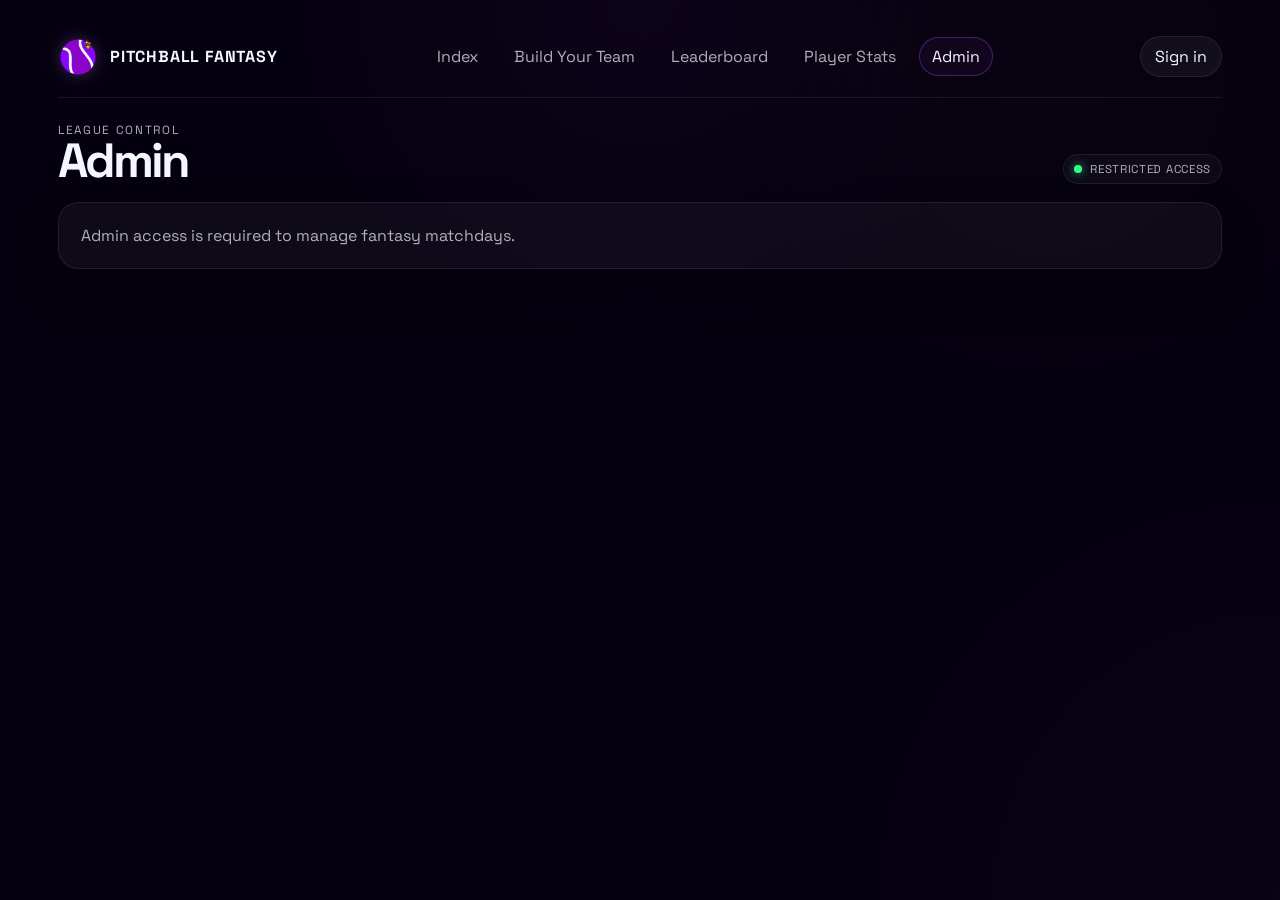
<file: fantasy-admin.html>
<!DOCTYPE html>
<html lang="en">
<head>
  <meta charset="UTF-8" />
  <meta name="viewport" content="width=device-width, initial-scale=1.0" />
  <title>Pitchball Fantasy | Admin</title>
  <meta name="theme-color" content="#05010f" />
  <meta name="apple-mobile-web-app-capable" content="yes" />
  <meta name="apple-mobile-web-app-status-bar-style" content="black-translucent" />
  <link rel="manifest" href="manifest.webmanifest" />
  <link rel="icon" type="image/png" href="pitchball%20fantasy.png">
  <link rel="apple-touch-icon" href="icons/pitchball-192.png" />
  <link rel="preconnect" href="https://fonts.googleapis.com">
  <link rel="preconnect" href="https://fonts.gstatic.com" crossorigin>
  <link href="https://fonts.googleapis.com/css2?family=Space+Grotesk:wght@300;400;500;600;700&display=swap" rel="stylesheet">
  <link rel="stylesheet" href="fantasy-style.css" />
</head>
<body data-page="admin">
  <div class="fantasy-shell">
    <header class="topbar">
      <a href="index.html" class="brand">
        <img class="brand-logo" src="pitchball%20fantasy.png" alt="">
        <span>Pitchball Fantasy</span>
      </a>
      <nav class="topnav" aria-label="Fantasy pages">
        <a href="index.html" class="nav-link">Index</a>
        <a href="fantasy-build.html" class="nav-link">Build Your Team</a>
        <a href="fantasy-leaderboard.html" class="nav-link">Leaderboard</a>
        <a href="fantasy-players.html" class="nav-link">Player Stats</a>
        <a href="fantasy-admin.html" class="nav-link active">Admin</a>
      </nav>
      <button id="sign-in-button" class="auth-button" type="button">Sign in</button>
    </header>

    <div class="page-header">
      <div>
        <p class="section-title">League control</p>
        <h1>Admin</h1>
      </div>
      <div class="status-pill"><span class="status-dot"></span>Restricted access</div>
    </div>

    <div id="admin-access-denied" class="panel admin-message" hidden>
      Admin access is required to manage fantasy matchdays.
    </div>

    <main id="admin-panel" hidden>
      <section class="panel admin-section">
        <div class="section-header">
          <div>
            <p class="section-title">Matchday control</p>
            <h2 id="admin-matchday-status">No matchday created</h2>
          </div>
        </div>
        <div class="admin-controls">
          <label>Editing matchday
            <select id="admin-matchday-select"></select>
          </label>
          <label>Matchday name
            <input id="admin-matchday-name" type="text" placeholder="e.g. Matchday 1" />
          </label>
          <label>Squad lock time
            <input id="admin-matchday-start" type="datetime-local" />
          </label>
          <label>Transfers allowed
            <input id="admin-transfer-limit" type="number" min="0" value="1" />
          </label>
          <button id="admin-create-matchday" class="primary-btn" type="button">Create matchday</button>
          <button id="admin-save-matchday-settings" class="secondary-btn" type="button">Save settings</button>
          <button id="admin-reset-powerups" class="secondary-btn" type="button">Reset Powerups</button>
          <button id="admin-start-matchday" class="secondary-btn" type="button">Start matchday</button>
          <button id="admin-cancel-start-matchday" class="secondary-btn" type="button">Cancel start</button>
          <button id="admin-end-matchday" class="secondary-btn" type="button">End matchday</button>
          <button id="admin-delete-matchday" class="secondary-btn danger-btn" type="button">Delete matchday</button>
        </div>
        <div id="admin-matchday-order" class="matchday-order-menu"></div>
        <p class="admin-help">Select any matchday to edit its results. Starting a matchday locks team transfers. Ending it applies points to manager totals.</p>
      </section>

      <section class="panel admin-section">
        <div class="section-header">
          <div>
            <p class="section-title">Submitted teams</p>
            <h2>View manager teams</h2>
          </div>
        </div>
        <label class="admin-team-select-label">Manager
          <select id="admin-team-select"></select>
        </label>
        <div id="admin-team-details" class="admin-team-details"></div>
      </section>

      <section class="panel admin-section">
        <div class="section-header">
          <div>
            <p class="section-title">Account controls</p>
            <h2>Leaderboard visibility</h2>
          </div>
        </div>
        <div class="admin-account-controls">
          <label class="admin-team-select-label">Account
            <select id="admin-account-select"></select>
          </label>
          <label class="admin-account-exclusion">
            <input id="admin-leaderboard-excluded" type="checkbox" />
            Exclude from leaderboard
          </label>
        </div>
        <p id="admin-account-exclusion-status" class="admin-help" aria-live="polite"></p>
      </section>

      <section class="panel admin-section">
        <div class="section-header">
          <div>
            <p class="section-title">Player stats</p>
            <h2>Edit matchday results</h2>
          </div>
        </div>
        <p class="admin-help">Save edits for the selected matchday, or apply the current availability choices across all matchdays.</p>
        <div class="admin-save-actions">
          <button id="admin-save-stats" class="primary-btn" type="button">Save stats &amp; availability</button>
          <button id="admin-apply-availability-all" class="secondary-btn" type="button">Apply availability to all matchdays</button>
        </div>
        <div id="admin-player-list" class="admin-player-list"></div>
      </section>
    </main>
  </div>
  <script src="fantasy-data.js"></script>
  <script src="fantasy-app.js"></script>
  <script src="pwa.js"></script>
</body>
</html>
</file>
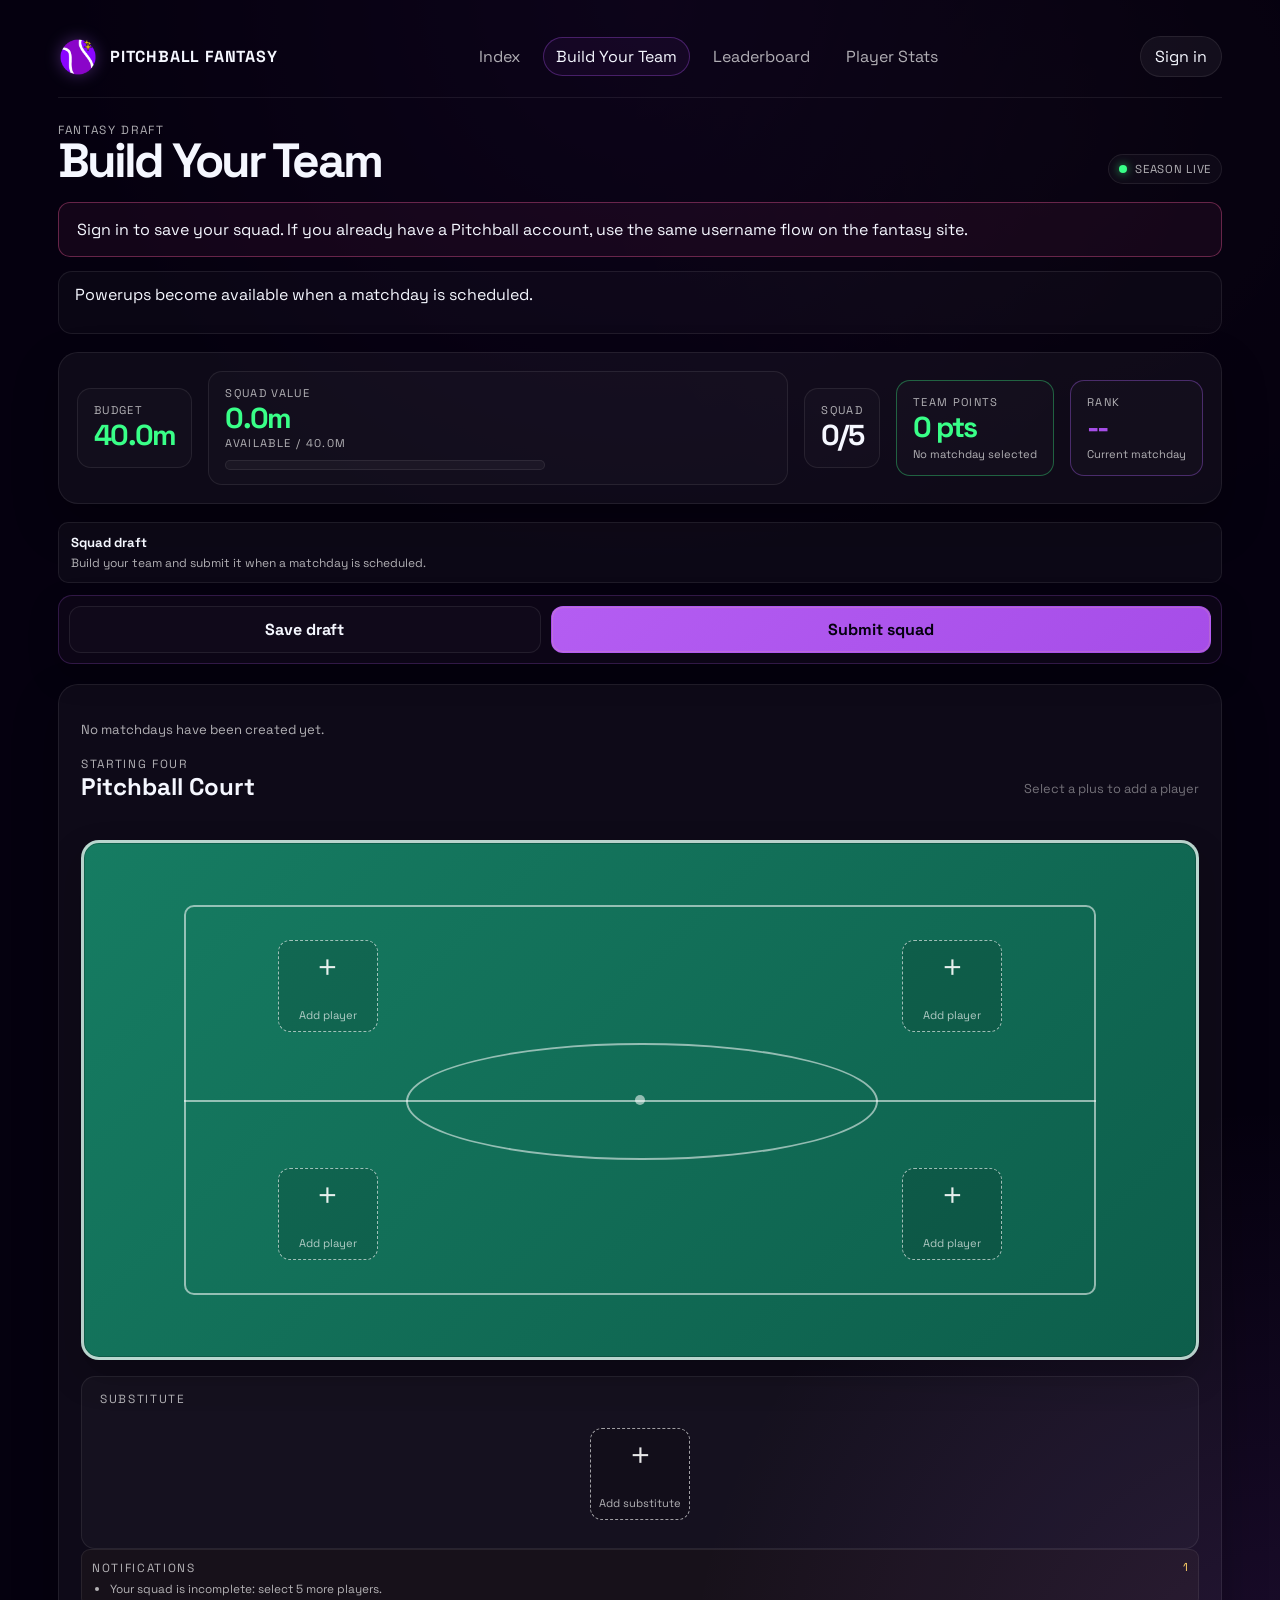
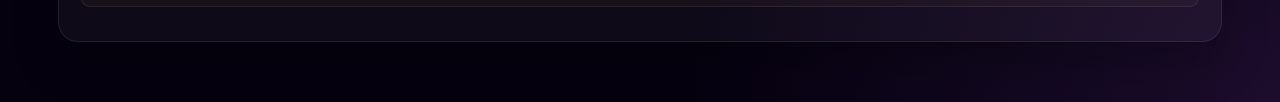
<file: fantasy-build.html>
<!DOCTYPE html>
<html lang="en">
<head>
  <meta charset="UTF-8" />
  <meta name="viewport" content="width=device-width, initial-scale=1.0" />
  <title>Pitchball Fantasy | Build Your Team</title>
  <meta name="theme-color" content="#05010f" />
  <meta name="apple-mobile-web-app-capable" content="yes" />
  <meta name="apple-mobile-web-app-status-bar-style" content="black-translucent" />
  <link rel="manifest" href="manifest.webmanifest" />
  <link rel="icon" type="image/png" href="pitchball%20fantasy.png">
  <link rel="apple-touch-icon" href="icons/pitchball-192.png" />
  <link rel="preconnect" href="https://fonts.googleapis.com">
  <link rel="preconnect" href="https://fonts.gstatic.com" crossorigin>
  <link href="https://fonts.googleapis.com/css2?family=Space+Grotesk:wght@300;400;500;600;700&display=swap" rel="stylesheet">
  <link rel="stylesheet" href="fantasy-style.css" />
</head>
<body data-page="build">
  <div class="fantasy-shell">
    <header class="topbar">
      <a href="index.html" class="brand">
        <img class="brand-logo" src="pitchball%20fantasy.png" alt="">
        <span>Pitchball Fantasy</span>
      </a>
      <nav class="topnav">
        <a href="index.html" class="nav-link">Index</a>
        <a href="fantasy-build.html" class="nav-link active">Build Your Team</a>
        <a href="fantasy-leaderboard.html" class="nav-link">Leaderboard</a>
        <a href="fantasy-players.html" class="nav-link">Player Stats</a>
      </nav>
      <button id="sign-in-button" class="auth-button" type="button">Sign in</button>
    </header>

    <div class="page-header">
      <div>
        <p class="section-title">Fantasy Draft</p>
        <h1>Build Your Team</h1>
      </div>
      <div class="status-pill"><span class="status-dot"></span>Season Live</div>
    </div>

    <div id="auth-guard" class="auth-guard">
      Sign in to save your squad. If you already have a Pitchball account, use the same username flow on the fantasy site.
    </div>

    <div class="build-powerup-bar">
      <div id="fantasy-powerups" class="fantasy-powerups"></div>
    </div>

    <div class="budget-wrap panel" style="margin-top: 18px; padding: 18px;">
      <div class="budget-box">
        <div>
          <div class="budget-label">Budget</div>
          <div id="userBudget" class="budget-value under">40.0m</div>
        </div>
      </div>
      <div class="budget-box" style="flex: 1; min-width: 220px;">
        <div style="width:100%;">
          <div class="budget-label">Squad value</div>
          <div id="teamTotal" class="budget-value under">0.0m</div>
          <div id="budgetLimitLabel" class="budget-label">Available / 40.0m</div>
          <div class="progress" style="margin-top: 10px;">
            <div id="budgetBar" class="progress-bar" style="width: 0%;"></div>
          </div>
        </div>
      </div>
      <div class="budget-box">
        <div>
          <div class="budget-label">Squad</div>
          <div id="teamCount" class="budget-value">0/5</div>
        </div>
      </div>
      <div class="budget-box team-points-box">
        <div>
          <div class="budget-label">Team points</div>
          <div id="teamPoints" class="budget-value">0 pts</div>
          <small id="teamPointsMatchday" class="team-points-matchday">No matchday selected</small>
        </div>
      </div>
      <div class="budget-box team-rank-box">
        <div>
          <div class="budget-label">Rank</div>
          <div id="teamRank" class="budget-value">--</div>
          <small class="team-points-matchday">Current matchday</small>
        </div>
      </div>
    </div>

    <div id="squad-submit-status" class="squad-submit-status build-submit-status"></div>
    <div class="squad-action-bar">
      <button id="saveTeam" class="secondary-btn" type="button" onclick="saveFantasyDraftToStorage()">Save draft</button>
      <button id="submitTeam" class="primary-btn" type="button" onclick="saveFantasyTeamToStorage()">Submit squad</button>
    </div>

    <section class="team-builder" style="margin-top: 20px;">
      <div class="panel pitch-panel">
        <section id="build-matchdays" class="build-matchdays" aria-live="polite"></section>
        <div class="section-header">
          <div>
            <p class="section-title">Starting four</p>
            <h2>Pitchball Court</h2>
          </div>
          <span class="court-hint">Select a plus to add a player</span>
        </div>
        <div class="court-wrap">
          <div class="pitchball-court" aria-label="Starting player positions">
            <div class="court-mark court-center-line"></div>
            <div class="court-mark court-center-circle"></div>
            <div class="court-slot court-slot-1" data-slot="0"></div>
            <div class="court-slot court-slot-2" data-slot="1"></div>
            <div class="court-slot court-slot-3" data-slot="2"></div>
            <div class="court-slot court-slot-4" data-slot="3"></div>
          </div>
          <aside class="bench-panel">
            <p class="section-title">Substitute</p>
            <div class="bench-slot" data-slot="4"></div>
          </aside>
        </div>
        <div id="fantasy-notifications" class="fantasy-notifications"></div>
      </div>

    </section>
  </div>

  <div id="player-picker" class="player-picker-overlay" hidden>
    <div class="player-picker-modal">
      <div class="auth-modal-header">
        <div>
          <p class="section-title">Choose player</p>
          <h3 id="player-picker-title">Add to squad</h3>
        </div>
        <button id="close-player-picker" type="button" class="small-btn">Close</button>
      </div>
      <div id="player-picker-list" class="player-picker-list"></div>
    </div>
  </div>

  <div id="player-detail-overlay" class="player-detail-overlay" hidden>
    <article class="player-detail-modal" role="dialog" aria-modal="true" aria-labelledby="player-detail-name">
      <button id="close-player-detail" class="detail-close" type="button" aria-label="Close player details">&times;</button>
      <div id="player-detail-content"></div>
    </article>
  </div>

  <div id="fantasy-auth-overlay" class="auth-overlay">
    <div class="auth-modal">
      <div class="auth-modal-header">
        <h3 id="fantasy-auth-title">Sign in to continue</h3>
        <button id="close-auth" type="button" class="small-btn">Close</button>
      </div>
      <div class="auth-tabs">
        <button id="fantasy-sign-in-tab" class="auth-tab active" type="button">Sign in</button>
        <button id="fantasy-register-tab" class="auth-tab" type="button">Register</button>
      </div>
      <form id="fantasy-auth-form" class="auth-form" data-mode="login">
        <label for="fantasy-username">Username</label>
        <input id="fantasy-username" type="text" placeholder="Username or email" autocomplete="username" required />
        <div>
          <label for="fantasy-email">Email</label>
          <input id="fantasy-email" type="email" placeholder="your@email.com" autocomplete="email" />
        </div>
        <label for="fantasy-password">Password</label>
        <input id="fantasy-password" type="password" placeholder="Enter your password" autocomplete="current-password" required />
        <div id="fantasy-auth-error" class="auth-error" role="alert" hidden></div>
        <button id="fantasy-auth-submit" class="primary-btn" type="submit">Sign in</button>
      </form>
    </div>
  </div>

  <script src="fantasy-data.js"></script>
  <script src="fantasy-app.js"></script>
  <script src="fantasy-account-sync.js"></script>
  <script src="pwa.js"></script>
</body>
</html>
</file>
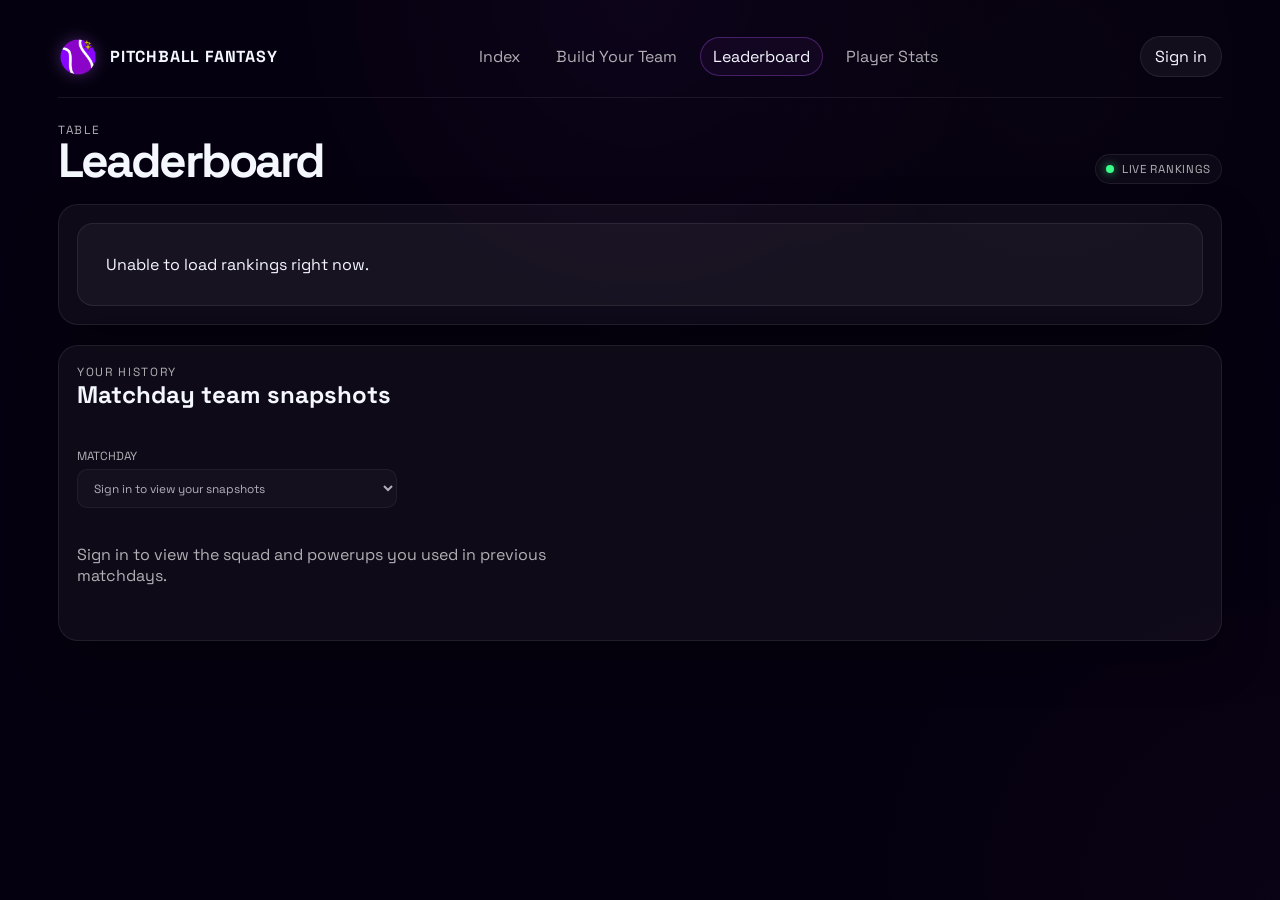
<file: fantasy-leaderboard.html>
<!DOCTYPE html>
<html lang="en">
<head>
  <meta charset="UTF-8" />
  <meta name="viewport" content="width=device-width, initial-scale=1.0" />
  <title>Pitchball Fantasy | Leaderboard</title>
  <meta name="theme-color" content="#05010f" />
  <meta name="apple-mobile-web-app-capable" content="yes" />
  <meta name="apple-mobile-web-app-status-bar-style" content="black-translucent" />
  <link rel="manifest" href="manifest.webmanifest" />
  <link rel="icon" type="image/png" href="pitchball%20fantasy.png">
  <link rel="apple-touch-icon" href="icons/pitchball-192.png" />
  <link rel="preconnect" href="https://fonts.googleapis.com">
  <link rel="preconnect" href="https://fonts.gstatic.com" crossorigin>
  <link href="https://fonts.googleapis.com/css2?family=Space+Grotesk:wght@300;400;500;600;700&display=swap" rel="stylesheet">
  <link rel="stylesheet" href="fantasy-style.css" />
</head>
<body data-page="leaderboard">
  <div class="fantasy-shell">
    <header class="topbar">
      <a href="index.html" class="brand">
        <img class="brand-logo" src="pitchball%20fantasy.png" alt="">
        <span>Pitchball Fantasy</span>
      </a>
      <nav class="topnav">
        <a href="index.html" class="nav-link">Index</a>
        <a href="fantasy-build.html" class="nav-link">Build Your Team</a>
        <a href="fantasy-leaderboard.html" class="nav-link active">Leaderboard</a>
        <a href="fantasy-players.html" class="nav-link">Player Stats</a>
      </nav>
      <button id="sign-in-button" class="auth-button" type="button">Sign in</button>
    </header>

    <div class="page-header">
      <div>
        <p class="section-title">Table</p>
        <h1>Leaderboard</h1>
      </div>
      <div class="status-pill"><span class="status-dot"></span>Live Rankings</div>
    </div>

    <section class="panel" style="padding: 18px; margin-top: 20px;">
      <div class="table-card">
        <table id="leaderboardTable"></table>
      </div>
    </section>

    <section class="panel snapshot-panel">
      <div class="section-header">
        <div>
          <p class="section-title">Your history</p>
          <h2>Matchday team snapshots</h2>
        </div>
      </div>
      <label class="snapshot-select-label">Matchday
        <select id="snapshot-matchday-select"></select>
      </label>
      <div id="snapshot-details" class="snapshot-details"></div>
    </section>
  </div>

  <div id="manager-team-overlay" class="player-detail-overlay" hidden>
    <article class="player-detail-modal manager-team-modal" role="dialog" aria-modal="true" aria-labelledby="manager-team-title">
      <button id="close-manager-team" class="detail-close" type="button" aria-label="Close team preview">&times;</button>
      <div class="manager-team-header">
        <div>
          <p class="section-title">Manager squad</p>
          <h2 id="manager-team-title"></h2>
        </div>
        <label class="snapshot-select-label">Matchday
          <select id="manager-team-matchday"></select>
        </label>
      </div>
      <div id="manager-team-details" class="snapshot-details"></div>
    </article>
  </div>

  <div id="fantasy-auth-overlay" class="auth-overlay">
    <div class="auth-modal">
      <div class="auth-modal-header">
        <h3 id="fantasy-auth-title">Sign in to continue</h3>
        <button id="close-auth" type="button" class="small-btn">Close</button>
      </div>
      <div class="auth-tabs">
        <button id="fantasy-sign-in-tab" class="auth-tab active" type="button">Sign in</button>
        <button id="fantasy-register-tab" class="auth-tab" type="button">Register</button>
      </div>
      <form id="fantasy-auth-form" class="auth-form" data-mode="login">
        <label for="fantasy-username">Username</label>
        <input id="fantasy-username" type="text" placeholder="Username or email" autocomplete="username" required />
        <div>
          <label for="fantasy-email">Email</label>
          <input id="fantasy-email" type="email" placeholder="your@email.com" autocomplete="email" />
        </div>
        <label for="fantasy-password">Password</label>
        <input id="fantasy-password" type="password" placeholder="Enter your password" autocomplete="current-password" required />
        <div id="fantasy-auth-error" class="auth-error" role="alert" hidden></div>
        <button id="fantasy-auth-submit" class="primary-btn" type="submit">Sign in</button>
      </form>
    </div>
  </div>

  <script src="fantasy-data.js"></script>
  <script src="fantasy-app.js"></script>
  <script src="pwa.js"></script>
</body>
</html>
</file>
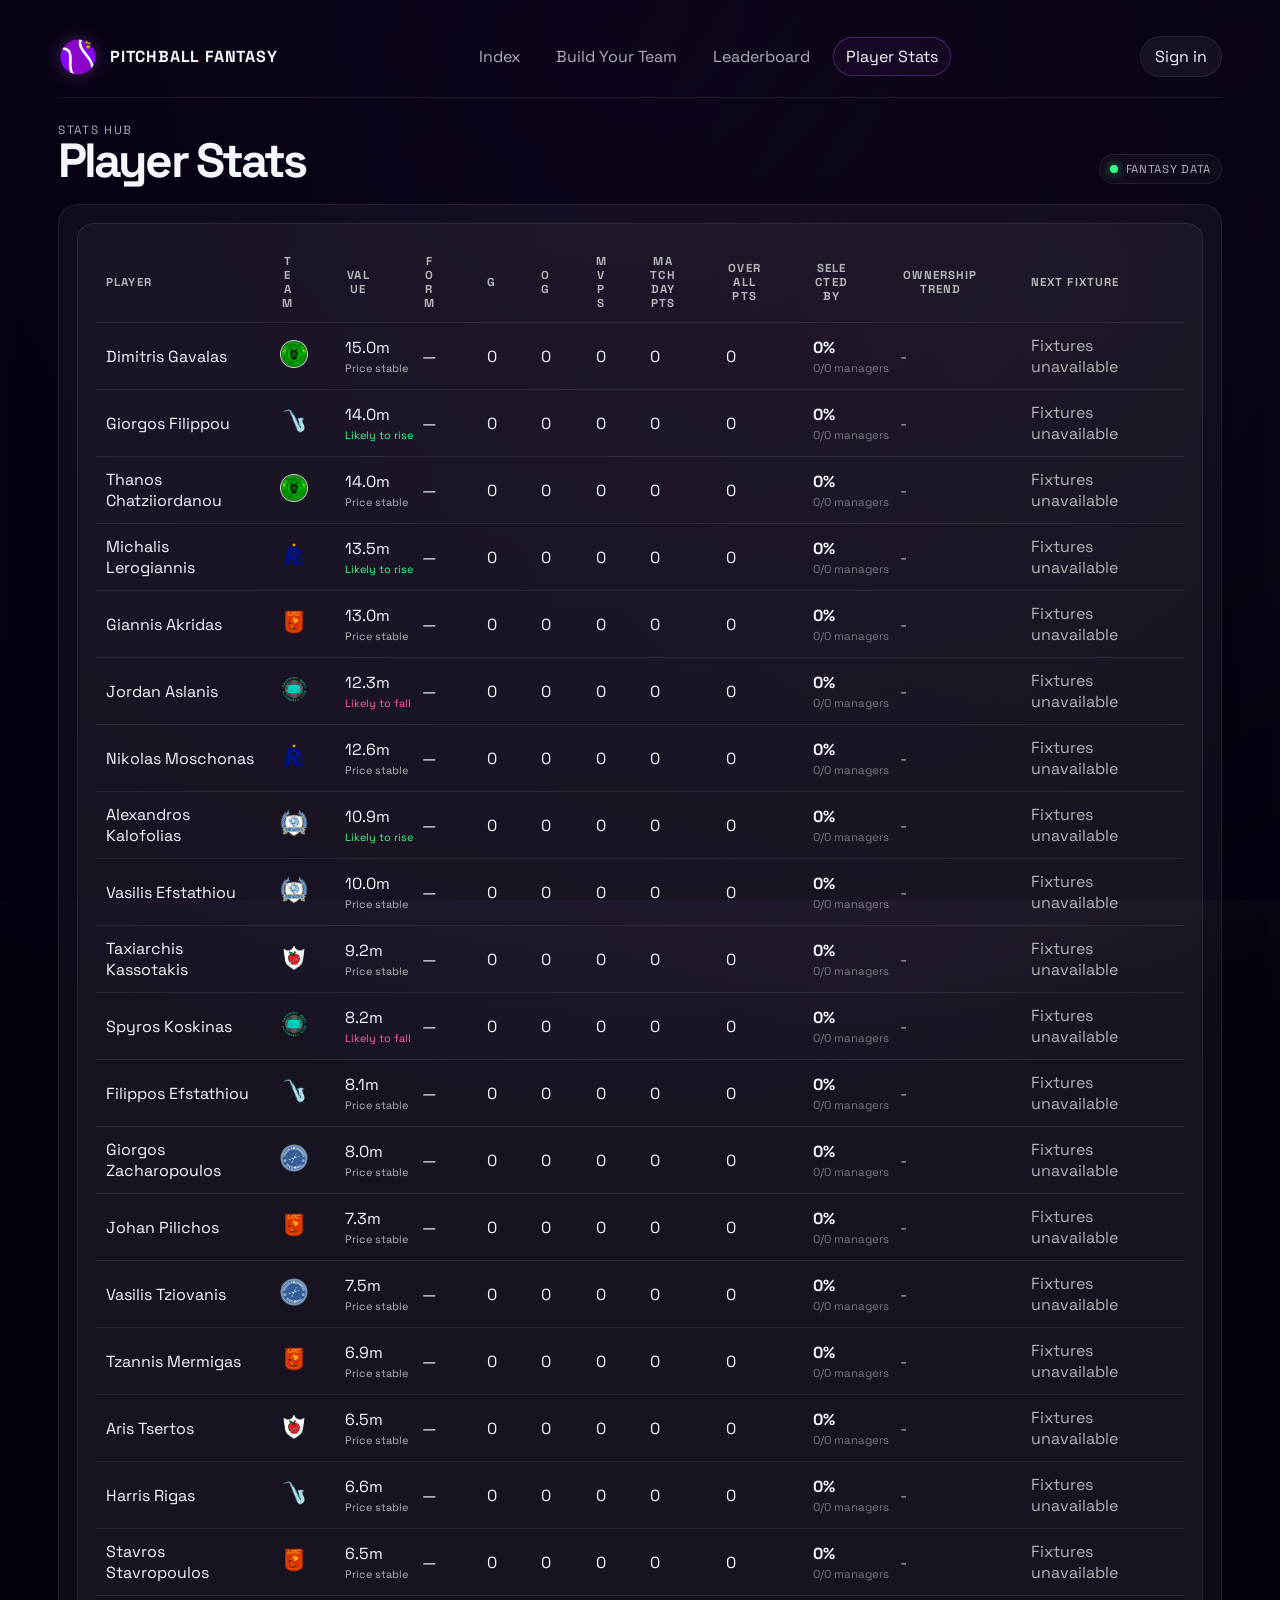
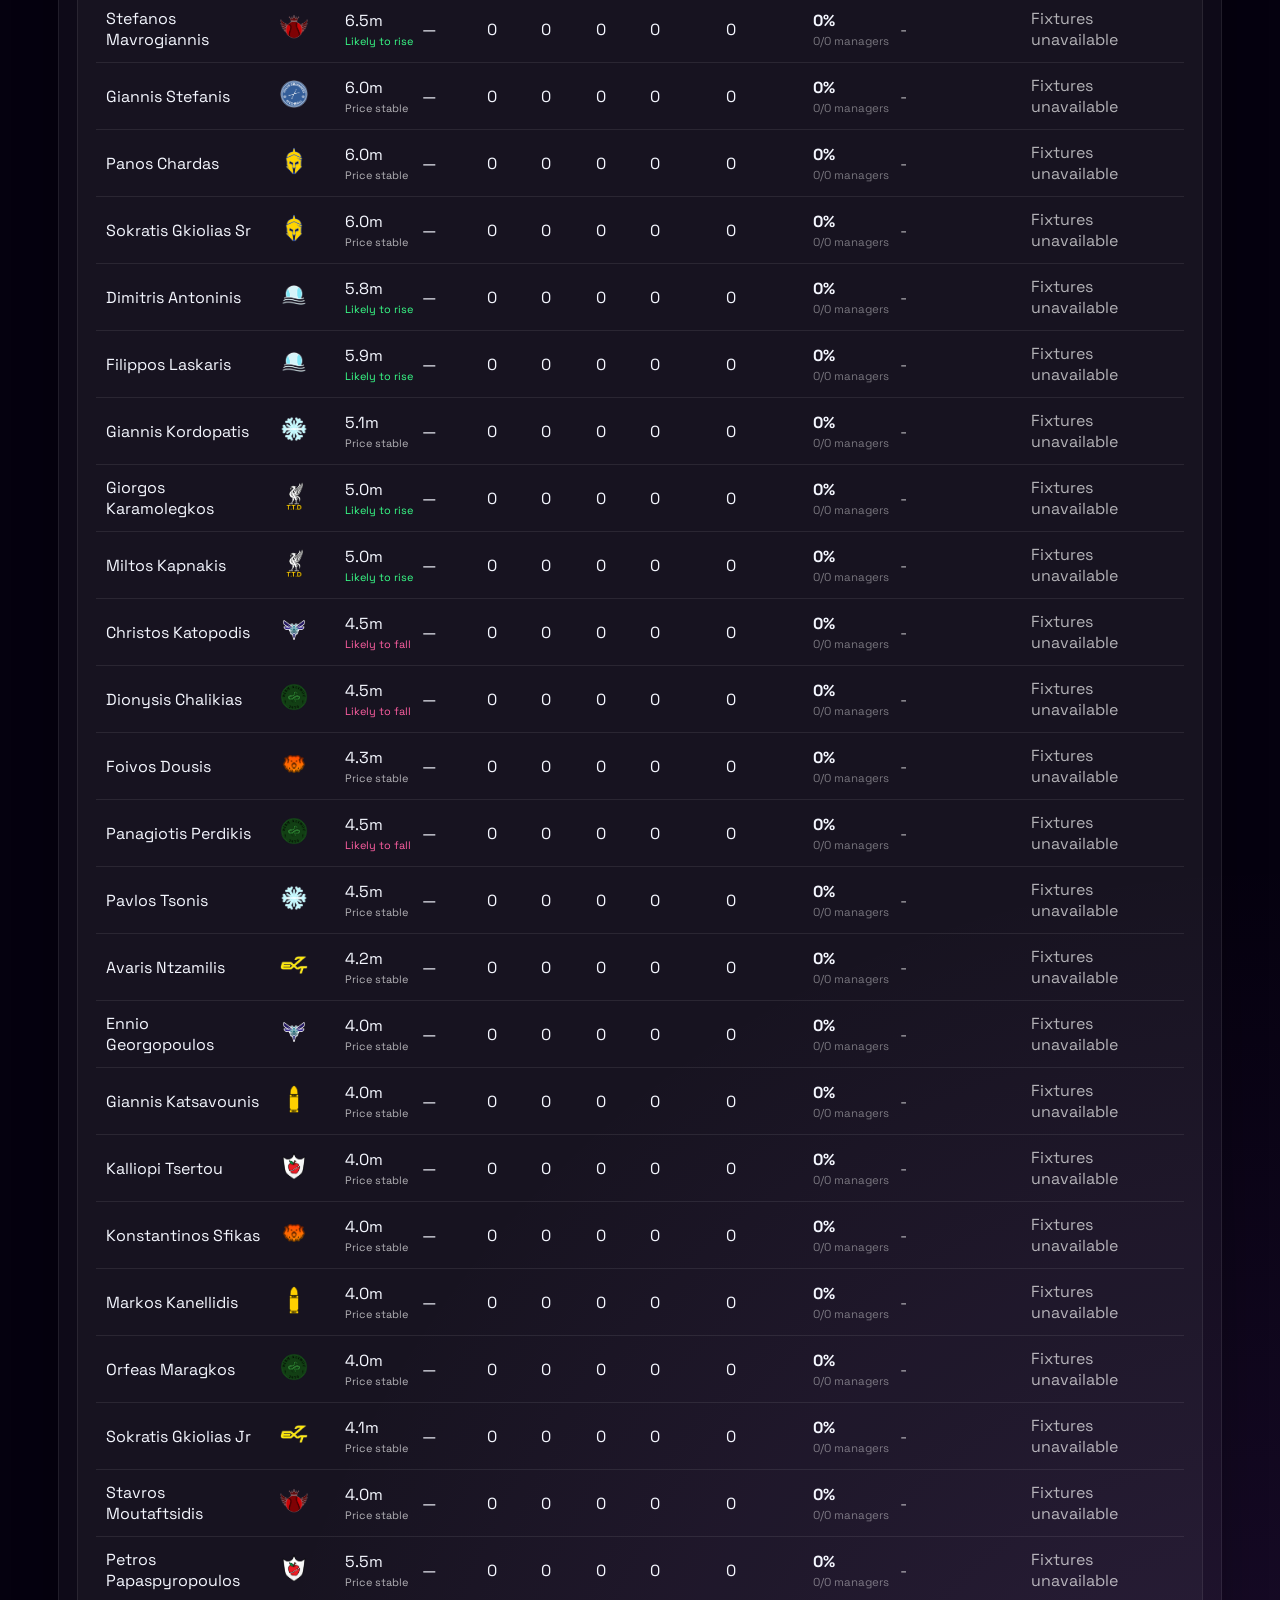
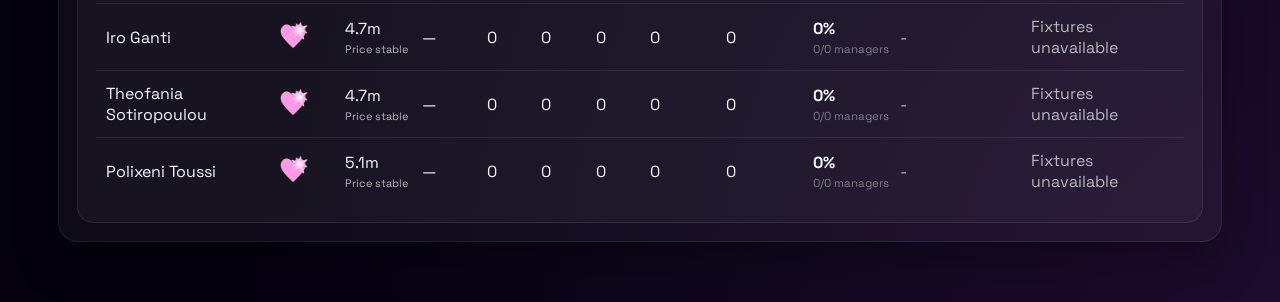
<file: fantasy-players.html>
<!DOCTYPE html>
<html lang="en">
<head>
  <meta charset="UTF-8" />
  <meta name="viewport" content="width=device-width, initial-scale=1.0" />
  <title>Pitchball Fantasy | Player Stats</title>
  <meta name="theme-color" content="#05010f" />
  <meta name="apple-mobile-web-app-capable" content="yes" />
  <meta name="apple-mobile-web-app-status-bar-style" content="black-translucent" />
  <link rel="manifest" href="manifest.webmanifest" />
  <link rel="icon" type="image/png" href="pitchball%20fantasy.png">
  <link rel="apple-touch-icon" href="icons/pitchball-192.png" />
  <link rel="preconnect" href="https://fonts.googleapis.com">
  <link rel="preconnect" href="https://fonts.gstatic.com" crossorigin>
  <link href="https://fonts.googleapis.com/css2?family=Space+Grotesk:wght@300;400;500;600;700&display=swap" rel="stylesheet">
  <link rel="stylesheet" href="fantasy-style.css" />
</head>
<body data-page="players">
  <div class="fantasy-shell">
    <header class="topbar">
      <a href="index.html" class="brand">
        <img class="brand-logo" src="pitchball%20fantasy.png" alt="">
        <span>Pitchball Fantasy</span>
      </a>
      <nav class="topnav">
        <a href="index.html" class="nav-link">Index</a>
        <a href="fantasy-build.html" class="nav-link">Build Your Team</a>
        <a href="fantasy-leaderboard.html" class="nav-link">Leaderboard</a>
        <a href="fantasy-players.html" class="nav-link active">Player Stats</a>
      </nav>
      <button id="sign-in-button" class="auth-button" type="button">Sign in</button>
    </header>

    <div class="page-header">
      <div>
        <p class="section-title">Stats Hub</p>
        <h1>Player Stats</h1>
      </div>
      <div class="status-pill"><span class="status-dot"></span>Fantasy Data</div>
    </div>

    <section class="panel" style="padding: 18px; margin-top: 20px;">
      <div class="table-card">
        <table id="playersTable"></table>
      </div>
    </section>
  </div>

  <div id="player-detail-overlay" class="player-detail-overlay" hidden>
    <article class="player-detail-modal" role="dialog" aria-modal="true" aria-labelledby="player-detail-name">
      <button id="close-player-detail" class="detail-close" type="button" aria-label="Close player details">&times;</button>
      <div id="player-detail-content"></div>
    </article>
  </div>

  <div id="fantasy-auth-overlay" class="auth-overlay">
    <div class="auth-modal">
      <div class="auth-modal-header">
        <h3 id="fantasy-auth-title">Sign in to continue</h3>
        <button id="close-auth" type="button" class="small-btn">Close</button>
      </div>
      <div class="auth-tabs">
        <button id="fantasy-sign-in-tab" class="auth-tab active" type="button">Sign in</button>
        <button id="fantasy-register-tab" class="auth-tab" type="button">Register</button>
      </div>
      <form id="fantasy-auth-form" class="auth-form" data-mode="login">
        <label for="fantasy-username">Username</label>
        <input id="fantasy-username" type="text" placeholder="Username or email" autocomplete="username" required />
        <div>
          <label for="fantasy-email">Email</label>
          <input id="fantasy-email" type="email" placeholder="your@email.com" autocomplete="email" />
        </div>
        <label for="fantasy-password">Password</label>
        <input id="fantasy-password" type="password" placeholder="Enter your password" autocomplete="current-password" required />
        <div id="fantasy-auth-error" class="auth-error" role="alert" hidden></div>
        <button id="fantasy-auth-submit" class="primary-btn" type="submit">Sign in</button>
      </form>
    </div>
  </div>

  <script src="fantasy-data.js"></script>
  <script src="fantasy-app.js"></script>
  <script src="pwa.js"></script>
</body>
</html>
</file>
<file: fantasy-style.css>
:root {
  --bg: #05010f;
  --bg-2: #0d0618;
  --panel: rgba(255, 255, 255, 0.04);
  --panel-strong: rgba(15, 11, 26, 0.96);
  --border: rgba(255, 255, 255, 0.08);
  --text: #f5f7ff;
  --muted: rgba(255, 255, 255, 0.68);
  --dim: rgba(255, 255, 255, 0.42);
  --cyan: #b45df2;
  --purple: #a64de8;
  --gold: #ffd166;
  --green: #39ff88;
  --red: #ff5fa2;
  --shadow: 0 20px 45px rgba(0, 0, 0, 0.28);
}

* { box-sizing: border-box; }

html {
  scroll-behavior: smooth;
}

body {
  margin: 0;
  min-height: 100vh;
  font-family: 'Space Grotesk', sans-serif;
  color: var(--text);
  background:
    radial-gradient(circle at top, rgba(166, 77, 232, 0.24), transparent 32%),
    radial-gradient(circle at 82% 8%, rgba(255, 209, 102, 0.07), transparent 24%),
    radial-gradient(circle at bottom right, rgba(180, 93, 242, 0.13), transparent 28%),
    var(--bg);
}

body::before {
  content: "";
  position: fixed;
  inset: 0;
  background: rgba(5, 1, 15, 0.8);
  z-index: 0;
  pointer-events: none;
}

a { color: inherit; text-decoration: none; }
button, input, select { font: inherit; }

.fantasy-shell {
  position: relative;
  z-index: 1;
  max-width: 1200px;
  margin: 0 auto;
  padding: 24px 18px 60px;
}

.topbar {
  display: flex;
  align-items: center;
  justify-content: space-between;
  gap: 12px;
  padding: 12px 0 20px;
  border-bottom: 1px solid var(--border);
  margin-bottom: 24px;
}

.brand {
  display: flex;
  align-items: center;
  gap: 12px;
  font-weight: 700;
  letter-spacing: 0.05em;
  text-transform: uppercase;
  color: var(--text);
}

.brand-logo {
  width: 40px;
  height: 40px;
  object-fit: contain;
  filter: drop-shadow(0 0 8px rgba(179, 102, 255, 0.35));
  flex-shrink: 0;
}

.topnav {
  display: flex;
  align-items: center;
  gap: 10px;
  flex-wrap: wrap;
}

.nav-link {
  padding: 8px 12px;
  border-radius: 999px;
  border: 1px solid transparent;
  color: var(--muted);
  transition: 0.2s ease;
}

.nav-link:hover,
.nav-link.active {
  border-color: rgba(166, 77, 232, 0.35);
  background: rgba(166, 77, 232, 0.06);
  color: var(--text);
}

.auth-button {
  border: 1px solid var(--border);
  background: rgba(255,255,255,0.05);
  color: var(--text);
  padding: 9px 14px;
  border-radius: 999px;
  cursor: pointer;
  transition: 0.2s ease;
}

.auth-button:hover {
  border-color: rgba(180, 93, 242, 0.6);
  box-shadow: 0 0 0 1px rgba(180, 93, 242, 0.2);
}

.auth-overlay {
  position: fixed;
  inset: 0;
  background: rgba(0, 0, 0, 0.72);
  display: none;
  align-items: center;
  justify-content: center;
  padding: 20px;
  z-index: 1000;
}

.auth-overlay.visible {
  display: flex;
}

.auth-modal {
  width: min(100%, 420px);
  background: rgba(10, 5, 24, 0.96);
  border: 1px solid var(--border);
  border-radius: 18px;
  box-shadow: var(--shadow);
  padding: 18px;
}

.auth-modal-header {
  display: flex;
  align-items: center;
  justify-content: space-between;
  gap: 12px;
  margin-bottom: 18px;
}

.auth-tabs {
  display: flex;
  gap: 8px;
  margin-bottom: 18px;
}

.auth-tab {
  flex: 1;
  border: 1px solid var(--border);
  border-radius: 10px;
  padding: 9px 12px;
  background: transparent;
  color: var(--muted);
  cursor: pointer;
}

.auth-tab.active {
  background: rgba(180, 93, 242, 0.1);
  border-color: rgba(180, 93, 242, 0.55);
  color: var(--text);
}

.auth-form {
  display: flex;
  flex-direction: column;
  gap: 12px;
}

.auth-form label {
  color: var(--muted);
  font-size: 0.74rem;
  letter-spacing: 0.1em;
  text-transform: uppercase;
}

.auth-form input {
  background: rgba(255,255,255,0.04);
  border: 1px solid var(--border);
  border-radius: 12px;
  color: var(--text);
  padding: 12px 14px;
}

.auth-error {
  color: var(--red);
  font-size: 0.84rem;
  line-height: 1.4;
}

.admin-section {
  padding: 22px;
  margin-top: 20px;
}

.admin-message {
  padding: 22px;
  color: var(--muted);
}

.admin-controls {
  display: flex;
  align-items: end;
  gap: 10px;
  flex-wrap: wrap;
  margin-top: 20px;
}

.admin-controls label,
.admin-player-row label {
  display: flex;
  flex-direction: column;
  gap: 6px;
  color: var(--muted);
  font-size: 0.74rem;
  letter-spacing: 0.05em;
  text-transform: uppercase;
}

.admin-controls input,
.admin-controls select,
.admin-player-row input,
.admin-player-row select {
  min-width: 110px;
  border: 1px solid var(--border);
  border-radius: 10px;
  padding: 10px 12px;
  background: rgba(255,255,255,0.04);
  color: var(--text);
}

.admin-player-row .point-input.untouched {
  background: #170b1b;
  color: #fff;
  border-color: rgba(255,255,255,0.2);
}

.admin-player-row .point-input.edited {
  background: #fff;
  color: #170b1b;
  border-color: #fff;
}

.danger-btn {
  color: var(--red);
}

.admin-help {
  margin: 16px 0 0;
  color: var(--dim);
  font-size: 0.85rem;
}

.admin-save-actions {
  display: flex;
  justify-content: flex-end;
  flex-wrap: wrap;
  gap: 10px;
  margin: 12px 0;
}

.admin-team-select-label {
  display: flex;
  flex-direction: column;
  gap: 6px;
  max-width: 320px;
  margin-top: 20px;
  color: var(--muted);
  font-size: 0.74rem;
  letter-spacing: 0.05em;
  text-transform: uppercase;
}

.admin-team-select-label select {
  width: 100%;
  min-width: 220px;
  border: 1px solid var(--border);
  border-radius: 10px;
  padding: 10px 12px;
  background: rgba(255,255,255,0.04);
  color: var(--text);
  color-scheme: dark;
}

.admin-team-select-label select option {
  background: #0f0b1a;
  color: #f5f7ff;
}

.admin-account-controls {
  display: flex;
  align-items: end;
  gap: 18px;
  flex-wrap: wrap;
}

.admin-account-exclusion {
  display: flex;
  align-items: center;
  gap: 8px;
  min-height: 42px;
  color: var(--text);
  font-size: 0.85rem;
  cursor: pointer;
}

.admin-account-exclusion input {
  width: 16px;
  height: 16px;
  accent-color: var(--cyan);
}

.admin-team-details {
  max-width: 560px;
  margin-top: 16px;
}

.admin-team-heading {
  display: flex;
  justify-content: space-between;
  gap: 16px;
  padding: 12px 0;
  border-bottom: 1px solid var(--border);
}

.admin-team-heading span,
.admin-team-list small {
  color: var(--muted);
  font-size: 0.82rem;
}

.admin-team-list {
  display: grid;
  gap: 6px;
  margin: 10px 0 0;
  padding: 0;
  list-style: none;
}

.admin-team-list li {
  display: flex;
  justify-content: space-between;
  gap: 12px;
  padding: 10px 12px;
  border: 1px solid var(--border);
  border-radius: 9px;
  background: rgba(255,255,255,0.025);
}

.matchday-order-menu {
  margin-top: 20px;
  padding: 14px;
  border: 1px solid var(--border);
  border-radius: 12px;
  background: rgba(255,255,255,0.025);
}

.order-menu-heading,
.order-menu-row {
  display: flex;
  align-items: center;
  gap: 12px;
}

.order-menu-heading {
  justify-content: space-between;
  padding: 0 4px 10px;
  color: var(--muted);
  font-size: 0.78rem;
}

.order-menu-heading .section-title { margin: 0 0 3px; }

.order-menu-list {
  display: grid;
  gap: 6px;
}

.order-menu-row {
  min-height: 54px;
  padding: 8px 10px;
  border: 1px solid var(--border);
  border-radius: 9px;
  background: rgba(255,255,255,0.025);
}

.order-menu-row.is-selected {
  border-color: rgba(180,93,242,0.55);
  background: rgba(180,93,242,0.07);
}

.order-menu-number {
  display: grid;
  place-items: center;
  width: 26px;
  height: 26px;
  border-radius: 50%;
  background: rgba(255,255,255,0.08);
  color: var(--cyan);
  font-weight: 700;
}

.order-menu-details {
  display: grid;
  flex: 1;
  gap: 3px;
}

.order-menu-details span,
.order-menu-empty {
  color: var(--muted);
  font-size: 0.78rem;
}

.order-menu-actions {
  display: flex;
  gap: 6px;
}

.order-menu-actions button {
  padding: 7px 9px;
  font-size: 0.72rem;
}

.order-menu-empty { margin: 4px; }

.admin-player-list {
  display: grid;
  gap: 8px;
  margin-top: 20px;
}

.admin-player-row {
  display: grid;
  grid-template-columns: minmax(170px, 1fr) repeat(7, minmax(100px, 0.7fr));
  align-items: end;
  gap: 10px;
  padding: 12px;
  border: 1px solid var(--border);
  border-radius: 12px;
  background: rgba(255,255,255,0.02);
}

.admin-player-row strong {
  padding-bottom: 10px;
}

.availability-chance-field[hidden] { display: none; }

.availability-badge {
  display: inline-flex;
  align-items: center;
  justify-content: center;
  gap: 3px;
  min-width: 20px;
  height: 20px;
  padding: 0 4px;
  border-radius: 999px;
  font-size: 0.78rem;
  font-weight: 700;
  line-height: 1;
  vertical-align: middle;
  white-space: nowrap;
}

.availability-badge.injured {
  border: 1px solid rgba(255,95,95,0.55);
  background: rgba(255,55,75,0.18);
  color: #ff5f68;
}

.availability-badge.unavailable {
  border: 1px solid rgba(255,209,102,0.55);
  background: rgba(255,209,102,0.16);
  color: #ffd166;
}

.availability-badge small { font-size: 0.62rem; }
.player-name-cell { display: inline-flex; align-items: center; gap: 6px; }
.availability-reason-copy {
  color: var(--muted);
  font-size: 0.72rem;
  letter-spacing: 0;
  line-height: 1.35;
  text-transform: none;
}

@media (max-width: 760px) {
  .admin-player-row {
    grid-template-columns: 1fr 1fr;
  }

  .admin-player-row strong {
    grid-column: 1 / -1;
  }
}

.hero {
  display: grid;
  grid-template-columns: 1.3fr 0.7fr;
  gap: 20px;
  margin-bottom: 24px;
}

.panel {
  background: var(--panel);
  border: 1px solid var(--border);
  border-radius: 20px;
  box-shadow: var(--shadow);
  overflow: hidden;
}

.hero-copy {
  padding: 28px 26px;
}

.eyebrow {
  margin: 0 0 14px;
  color: var(--cyan);
  font-size: 0.72rem;
  font-weight: 700;
  letter-spacing: 0.16em;
  text-transform: uppercase;
}

h1, h2, h3, p { margin-top: 0; }

h1 {
  font-size: clamp(2.5rem, 5vw, 4rem);
  line-height: 0.98;
  margin-bottom: 14px;
  letter-spacing: -0.06em;
}

h1 span {
  color: var(--cyan);
}

.lead {
  font-size: 1.04rem;
  line-height: 1.7;
  color: var(--muted);
  max-width: 60ch;
}

.cta-row {
  display: flex;
  flex-wrap: wrap;
  gap: 12px;
  margin-top: 24px;
}

.primary-btn,
.secondary-btn,
.small-btn {
  border-radius: 12px;
  padding: 12px 18px;
  border: 1px solid transparent;
  font-weight: 700;
  cursor: pointer;
  transition: 0.2s ease;
}

.primary-btn {
  background: linear-gradient(135deg, var(--cyan), var(--purple));
  color: #05010f;
  box-shadow: inset 0 0 0 1px rgba(255, 209, 102, 0.16);
}

.secondary-btn {
  background: rgba(255,255,255,0.02);
  color: var(--text);
  border-color: var(--border);
}

.small-btn {
  background: rgba(255,255,255,0.02);
  border-color: var(--border);
  color: var(--text);
  padding: 8px 12px;
}

.hero-side {
  padding: 26px;
  display: flex;
  flex-direction: column;
  justify-content: center;
  gap: 16px;
}

.stat-stack {
  display: grid;
  grid-template-columns: repeat(2, minmax(100px, 1fr));
  gap: 12px;
}

.metric-box {
  background: rgba(255,255,255,0.02);
  border: 1px solid var(--border);
  border-radius: 14px;
  padding: 16px 14px;
}

.metric-value {
  display: block;
  font-size: 1.6rem;
  font-weight: 700;
  letter-spacing: -0.05em;
}

.metric-label {
  color: var(--muted);
  font-size: 0.76rem;
  letter-spacing: 0.08em;
  text-transform: uppercase;
}

.section {
  margin-top: 28px;
}

.section-header {
  display: flex;
  align-items: center;
  justify-content: space-between;
  gap: 12px;
  margin-bottom: 14px;
}

.section-title {
  font-size: 0.74rem;
  letter-spacing: 0.14em;
  text-transform: uppercase;
  color: var(--muted);
  margin: 0;
}

.rules-grid,
.nav-grid {
  display: grid;
  grid-template-columns: repeat(auto-fit, minmax(210px, 1fr));
  gap: 14px;
}

.rule-card,
.nav-card,
.player-card,
.summary-card,
.table-card {
  background: var(--panel);
  border: 1px solid var(--border);
  border-radius: 16px;
  padding: 18px;
}

.rule-card h3 {
  margin-bottom: 8px;
  font-size: 1.08rem;
}

.rule-card p,
.nav-card p,
.player-meta,
.summary-copy {
  color: var(--muted);
  line-height: 1.6;
  margin: 0;
}

.nav-card {
  display: block;
  transition: transform 0.2s ease, border-color 0.2s ease;
}

.nav-card:hover {
  transform: translateY(-2px);
  border-color: rgba(180, 93, 242, 0.35);
}

.nav-card .badge {
  display: inline-block;
  padding: 5px 8px;
  border-radius: 999px;
  font-size: 0.62rem;
  background: rgba(255,255,255,0.04);
  color: var(--cyan);
  letter-spacing: 0.08em;
  text-transform: uppercase;
  margin-bottom: 12px;
}

.nav-card h3 {
  margin-bottom: 6px;
}

.page-header {
  display: flex;
  align-items: end;
  justify-content: space-between;
  gap: 12px;
  margin-bottom: 18px;
}

.page-header h1 {
  margin: 0;
  font-size: clamp(2rem, 4vw, 3rem);
}

.page-meta {
  color: var(--muted);
}

.budget-wrap {
  display: flex;
  flex-wrap: wrap;
  gap: 16px;
  align-items: center;
  justify-content: space-between;
  margin-bottom: 18px;
}

.budget-box {
  display: flex;
  gap: 10px;
  align-items: center;
  background: rgba(255,255,255,0.02);
  border: 1px solid var(--border);
  border-radius: 14px;
  padding: 14px 16px;
}

.budget-label {
  font-size: 0.7rem;
  letter-spacing: 0.12em;
  text-transform: uppercase;
  color: var(--muted);
}

.budget-value {
  font-size: 1.8rem;
  font-weight: 700;
  letter-spacing: -0.06em;
}

.budget-value.under {
  color: var(--green);
}

.budget-value.over {
  color: var(--red);
}

.team-points-box {
  border-color: rgba(57,255,136,0.35);
}

.team-points-box .budget-value {
  color: var(--green);
}

.team-rank-box {
  border-color: rgba(179,102,255,0.35);
}

.team-rank-box .budget-value {
  color: var(--purple);
}

.team-points-matchday {
  display: block;
  margin-top: 2px;
  color: var(--muted);
  font-size: 0.7rem;
}

.progress {
  width: 100%;
  max-width: 320px;
  height: 10px;
  border-radius: 999px;
  background: rgba(255,255,255,0.04);
  border: 1px solid var(--border);
  overflow: hidden;
}

.progress-bar {
  height: 100%;
  background: linear-gradient(90deg, var(--cyan), var(--green));
  border-radius: inherit;
}

.team-layout {
  display: grid;
  grid-template-columns: minmax(260px, 320px) minmax(0, 1fr);
  gap: 18px;
}

.team-builder {
  display: grid;
  grid-template-columns: 1fr;
  gap: 20px;
  align-items: start;
}

.pitch-panel {
  padding: 22px;
}

.court-hint {
  color: var(--dim);
  font-size: 0.8rem;
}

.court-wrap {
  display: grid;
  grid-template-columns: 1fr;
  gap: 16px;
  margin-top: 18px;
}

.pitchball-court {
  position: relative;
  min-height: 520px;
  overflow: hidden;
  border: 3px solid rgba(255,255,255,0.7);
  border-radius: 18px;
  background: linear-gradient(135deg, #167c62, #0d5e4b);
  box-shadow: inset 0 0 0 1px rgba(0,0,0,0.2), 0 16px 35px rgba(0,0,0,0.22);
}

.pitchball-court::before,
.pitchball-court::after {
  content: '';
  position: absolute;
  border: 2px solid rgba(255,255,255,0.55);
  pointer-events: none;
}

.pitchball-court::before {
  inset: 12% 9%;
  border-radius: 10px;
}

.pitchball-court::after {
  width: 42%;
  height: 22%;
  left: 29%;
  top: 39%;
  border-radius: 50%;
}

.court-mark {
  position: absolute;
  z-index: 1;
  background: rgba(255,255,255,0.55);
  pointer-events: none;
}

.court-center-line {
  top: 50%;
  left: 9%;
  right: 9%;
  height: 2px;
}

.court-center-circle {
  width: 10px;
  height: 10px;
  top: calc(50% - 5px);
  left: calc(50% - 5px);
  border-radius: 50%;
}

.court-slot,
.bench-slot {
  position: absolute;
  z-index: 2;
  display: grid;
  place-items: center;
  width: 132px;
  min-height: 112px;
}

.court-slot-1 { top: 17%; left: 16%; }
.court-slot-2 { top: 17%; right: 16%; }
.court-slot-3 { bottom: 17%; left: 16%; }
.court-slot-4 { bottom: 17%; right: 16%; }

.bench-panel {
  min-height: 0;
  padding: 14px 18px;
  border: 1px solid var(--border);
  border-radius: 14px;
  background: rgba(255,255,255,0.03);
}

.bench-slot {
  position: relative;
  width: 100%;
  min-height: 120px;
  margin-top: 8px;
}

.add-slot {
  display: grid;
  place-items: center;
  gap: 5px;
  width: 100px;
  min-height: 92px;
  border: 1px dashed rgba(255,255,255,0.6);
  border-radius: 12px;
  background: rgba(0,0,0,0.12);
  color: rgba(255,255,255,0.9);
  cursor: pointer;
}

.add-slot span {
  font-size: 2.3rem;
  font-weight: 300;
  line-height: 1;
}

.add-slot small,
.shirt-player small,
.picker-player small {
  color: var(--muted);
  font-size: 0.7rem;
}

.shirt-player {
  display: grid;
  justify-items: center;
  gap: 4px;
  border: 0;
  background: none;
  color: var(--text);
  cursor: grab;
  text-align: center;
}

.shirt-player:active { cursor: grabbing; }

.slot-player-card {
  display: grid;
  justify-items: center;
  gap: 5px;
  width: 100%;
}

.slot-player-actions {
  display: flex;
  justify-content: center;
  gap: 5px;
}

.slot-action-btn {
  padding: 3px 7px;
  border: 1px solid var(--border);
  border-radius: 6px;
  background: rgba(0,0,0,0.2);
  color: var(--text);
  font-size: 0.68rem;
  cursor: pointer;
}

.slot-action-btn:hover { border-color: var(--cyan); }

.slot-action-btn:disabled,
.add-slot:disabled,
.captain-btn:disabled {
  opacity: 0.45;
  cursor: not-allowed;
}

.court-slot.is-drag-target,
.bench-slot.is-drag-target {
  border-radius: 14px;
  background: rgba(180,93,242,0.14);
  box-shadow: 0 0 0 2px rgba(180,93,242,0.55);
}

.team-shirt {
  position: relative;
  display: grid;
  place-items: center;
  width: 58px;
  height: 62px;
  border-radius: 9px 9px 16px 16px;
  background: var(--shirt-color);
  color: #05010f;
  clip-path: polygon(20% 0, 36% 10%, 64% 10%, 80% 0, 100% 23%, 82% 38%, 78% 100%, 22% 100%, 18% 38%, 0 23%);
  box-shadow: 0 7px 16px rgba(0,0,0,0.25);
}

.team-avatar {
  display: grid;
  flex: 0 0 auto;
  place-items: center;
  width: 32px;
  height: 32px;
  overflow: hidden;
  border: 1px solid var(--border);
  border-radius: 8px;
  background: rgba(255,255,255,0.05);
}

.team-avatar img,
.table-team img {
  width: 24px;
  height: 24px;
  object-fit: contain;
}

.shirt-number { font-weight: 800; }

.mini-shirt {
  width: 42px;
  height: 46px;
  flex: 0 0 auto;
}

.player-picker-overlay {
  position: fixed;
  inset: 0;
  z-index: 1100;
  display: grid;
  place-items: center;
  padding: 20px;
  background: rgba(0,0,0,0.74);
}

.player-picker-overlay[hidden] { display: none; }

.player-picker-modal {
  width: min(100%, 560px);
  max-height: min(720px, 90vh);
  overflow: auto;
  padding: 20px;
  border: 1px solid var(--border);
  border-radius: 18px;
  background: var(--panel-strong);
  box-shadow: var(--shadow);
}

.player-picker-list {
  display: grid;
  gap: 8px;
}

.picker-player {
  display: flex;
  align-items: center;
  gap: 14px;
  width: 100%;
  padding: 10px;
  border: 1px solid var(--border);
  border-radius: 12px;
  background: rgba(255,255,255,0.03);
  color: var(--text);
  cursor: pointer;
  text-align: left;
}

.picker-player:hover,
.add-slot:hover { border-color: var(--cyan); }

.picker-player span:last-child {
  display: grid;
  gap: 3px;
}

.summary-card {
  padding: 18px;
}

.summary-card h3 {
  margin-bottom: 10px;
}

.squad-submit-status {
  display: grid;
  gap: 4px;
  margin-bottom: 10px;
  padding: 11px 12px;
  border: 1px solid var(--border);
  border-radius: 10px;
  background: rgba(255,255,255,0.03);
}

.build-submit-status {
  margin-top: 14px;
}

.squad-submit-status strong { font-size: 0.82rem; }
.squad-submit-status span { color: var(--muted); font-size: 0.75rem; }

.squad-submit-status .squad-countdown-label {
  color: var(--gold);
}

.squad-countdown-label strong {
  color: var(--text);
  font-variant-numeric: tabular-nums;
}

.squad-countdown-label strong.is-expired {
  color: var(--red);
}

.squad-submit-actions {
  display: flex;
  gap: 8px;
}

.squad-submit-actions button { flex: 1; }

.fantasy-powerups {
  display: grid;
  gap: 8px;
  margin-bottom: 12px;
}

.powerup-heading,
.powerup-item {
  display: flex;
  align-items: center;
  justify-content: space-between;
  gap: 12px;
}

.powerup-heading small,
.powerup-item span {
  color: var(--muted);
  font-size: 0.72rem;
}

.powerup-list {
  display: grid;
  gap: 6px;
}

.powerup-item {
  padding: 9px 10px;
  border: 1px solid var(--border);
  border-radius: 9px;
  background: rgba(255,255,255,0.025);
}

.powerup-item > div {
  display: grid;
  gap: 2px;
}

.powerup-item .secondary-btn {
  flex: 0 0 auto;
  padding: 7px 11px;
  font-size: 0.72rem;
}

.powerup-item.is-used {
  opacity: 0.62;
}

.fantasy-notifications {
  display: grid;
  gap: 6px;
  margin-bottom: 12px;
  padding: 10px;
  border: 1px solid var(--border);
  border-radius: 9px;
  background: rgba(255,209,102,0.04);
}

.notification-heading,
.snapshot-heading {
  display: flex;
  justify-content: space-between;
  gap: 12px;
}

.notification-heading small {
  color: var(--gold);
  font-size: 0.72rem;
}

.fantasy-notifications ul {
  display: grid;
  gap: 4px;
  margin: 0;
  padding-left: 18px;
  color: var(--muted);
  font-size: 0.74rem;
}

.snapshot-panel {
  margin-top: 20px;
  padding: 18px;
}

.snapshot-select-label {
  display: flex;
  flex-direction: column;
  gap: 6px;
  max-width: 320px;
  margin-top: 18px;
  color: var(--muted);
  font-size: 0.74rem;
  text-transform: uppercase;
}

.snapshot-select-label select {
  border: 1px solid var(--border);
  border-radius: 10px;
  padding: 10px 12px;
  background: rgba(255,255,255,0.04);
  color: var(--text);
  color-scheme: dark;
}

.snapshot-select-label select option {
  background: #0f0b1a;
  color: #f5f7ff;
}

.snapshot-details {
  max-width: 560px;
  margin-top: 16px;
}

.snapshot-heading {
  padding: 10px 0;
  border-bottom: 1px solid var(--border);
}

.snapshot-heading span,
.snapshot-player-list small,
.snapshot-powerups {
  color: var(--muted);
  font-size: 0.78rem;
}

.snapshot-player-list {
  display: grid;
  gap: 6px;
  margin: 10px 0;
  padding: 0;
  list-style: none;
}

.snapshot-player-list li {
  display: flex;
  justify-content: space-between;
  gap: 12px;
  padding: 10px 12px;
  border: 1px solid var(--border);
  border-radius: 9px;
}

.manager-preview-player-list li { align-items: center; }

.manager-player-identity {
  display: grid;
  gap: 3px;
  min-width: 0;
}

.manager-player-identity > span { overflow-wrap: anywhere; }
.manager-player-identity small { line-height: 1.35; }

.manager-player-points {
  flex: 0 0 auto;
  color: var(--text);
  font-size: 0.82rem;
  white-space: nowrap;
}

.snapshot-powerups { margin: 12px 0 0; }

.selected-list {
  display: flex;
  flex-direction: column;
  gap: 10px;
  margin-top: 12px;
}

.selected-player {
  display: flex;
  align-items: center;
  justify-content: space-between;
  gap: 10px;
  padding: 10px 12px;
  border: 1px solid var(--border);
  border-radius: 12px;
  background: rgba(255,255,255,0.02);
}

.selected-player > div:first-of-type {
  flex: 1;
}

.table-team {
  display: inline-flex;
  align-items: center;
  gap: 8px;
}

.table-team img,
.next-fixture-logo img {
  width: 28px;
  height: 28px;
  object-fit: contain;
}

.next-fixture-logo {
  display: inline-flex;
  align-items: center;
  gap: 6px;
}

.selected-player strong {
  display: block;
  margin-bottom: 2px;
}

.selected-player-actions {
  display: flex;
  flex-wrap: wrap;
  justify-content: flex-end;
  gap: 5px;
}

.captain-btn {
  padding: 6px 8px;
  font-size: 0.68rem;
}

.captain-btn.selected {
  border-color: rgba(255,209,102,0.55);
  background: rgba(255,209,102,0.12);
  color: var(--gold);
}

.shirt-wrap {
  position: relative;
  display: inline-block;
}

.court-captain-badge {
  position: absolute;
  top: -5px;
  right: -9px;
  display: inline-flex;
  align-items: center;
  justify-content: center;
  width: 20px;
  height: 20px;
  border: 2px solid #241500;
  border-radius: 5px;
  background: var(--gold);
  color: #241500;
  font-size: 0.72rem;
  font-weight: 800;
}

.player-role {
  display: inline-flex;
  align-items: center;
  gap: 6px;
  border-radius: 999px;
  padding: 4px 8px;
  background: rgba(180,93,242,0.08);
  color: var(--cyan);
  font-size: 0.65rem;
  letter-spacing: 0.08em;
  text-transform: uppercase;
}

.player-list {
  display: grid;
  grid-template-columns: repeat(auto-fit, minmax(220px, 1fr));
  gap: 14px;
}

.player-card {
  display: flex;
  flex-direction: column;
  gap: 12px;
}

.player-header {
  display: flex;
  justify-content: space-between;
  gap: 8px;
  align-items: start;
}

.player-name {
  font-size: 1.06rem;
  font-weight: 700;
}

.player-value {
  display: inline-flex;
  align-items: center;
  justify-content: center;
  min-width: 68px;
  padding: 7px 8px;
  border-radius: 10px;
  background: rgba(255,209,102,0.08);
  color: var(--gold);
  font-weight: 700;
}

.player-meta {
  display: flex;
  justify-content: space-between;
  gap: 8px;
  font-size: 0.78rem;
  color: var(--muted);
}

.player-actions {
  display: flex;
  gap: 8px;
  flex-wrap: wrap;
}

.player-actions button {
  flex: 1;
  min-width: 92px;
}

.player-actions .selected {
  background: rgba(57,255,136,0.12);
  border-color: rgba(57,255,136,0.35);
  color: var(--green);
}

.player-actions .subselected {
  background: rgba(180,93,242,0.08);
  border-color: rgba(180,93,242,0.32);
  color: var(--cyan);
}

.empty-state {
  color: var(--muted);
  padding: 20px 0;
}

.table-card {
  overflow: hidden;
}

table {
  width: 100%;
  table-layout: fixed;
  border-collapse: collapse;
}

th, td {
  text-align: left;
  padding: 12px 10px;
  border-bottom: 1px solid var(--border);
  overflow-wrap: anywhere;
}

th {
  color: var(--muted);
  font-size: 0.72rem;
  letter-spacing: 0.1em;
  text-transform: uppercase;
}

#playersTable th:nth-child(1) { width: 16%; }
#playersTable th:nth-child(2) { width: 6%; }
#playersTable th:nth-child(3) { width: 7%; }
#playersTable th:nth-child(4) { width: 6%; }
#playersTable th:nth-child(5) { width: 5%; }
#playersTable th:nth-child(6) { width: 5%; }
#playersTable th:nth-child(7) { width: 5%; }
#playersTable th:nth-child(8) { width: 7%; }
#playersTable th:nth-child(9) { width: 8%; }
#playersTable th:nth-child(10) { width: 8%; }
#playersTable th:nth-child(11) { width: 12%; }
#playersTable th:nth-child(12) { width: 15%; }

.table-sort-button {
  display: inline-flex;
  align-items: center;
  gap: 5px;
  padding: 0;
  border: 0;
  background: transparent;
  color: inherit;
  font: inherit;
  letter-spacing: inherit;
  text-transform: inherit;
  cursor: pointer;
}

.table-sort-button:hover,
.table-sort-button:focus-visible {
  color: var(--cyan);
}

.table-sort-indicator {
  min-width: 25px;
  color: var(--cyan);
  font-size: 0.62rem;
}

.selection-rate-count {
  display: block;
  margin-top: 3px;
  color: var(--dim);
  font-size: 0.72rem;
  white-space: nowrap;
}

.price-trend {
  display: block;
  margin-top: 3px;
  color: var(--muted);
  font-size: 0.68rem;
  white-space: nowrap;
}

.price-trend.rising { color: var(--green); }
.price-trend.falling { color: var(--red); }

.ownership-trend.up { color: var(--green); }
.ownership-trend.down { color: var(--red); }
.ownership-trend.neutral { color: var(--muted); }

.fixture-difficulty {
  display: inline-block;
  font-size: 0.72rem;
  white-space: nowrap;
}

.difficulty-1,
.difficulty-2 { color: var(--green); }
.difficulty-3 { color: var(--gold); }
.difficulty-4,
.difficulty-5 { color: var(--red); }

tr:last-child td {
  border-bottom: none;
}

.player-table-row {
  cursor: pointer;
  transition: background 0.2s ease;
}

.player-table-row:hover,
.player-table-row:focus-visible {
  outline: none;
  background: rgba(180,93,242,0.07);
}

.player-detail-overlay {
  position: fixed;
  inset: 0;
  z-index: 1200;
  display: grid;
  place-items: center;
  padding: 18px;
  background: rgba(0,0,0,0.76);
}

.player-detail-overlay[hidden] { display: none; }

.player-detail-modal {
  position: relative;
  width: min(100%, 520px);
  max-height: min(850px, 94vh);
  overflow: auto;
  border: 1px solid var(--border);
  border-radius: 20px;
  background: #18051d;
  box-shadow: var(--shadow);
}

.detail-close {
  position: absolute;
  top: 12px;
  right: 12px;
  z-index: 2;
  width: 36px;
  height: 36px;
  border: 1px solid rgba(255,255,255,0.18);
  border-radius: 50%;
  background: rgba(0,0,0,0.2);
  color: var(--text);
  font-size: 1.4rem;
  cursor: pointer;
}

.detail-hero {
  display: flex;
  align-items: center;
  gap: 22px;
  min-height: 170px;
  padding: 26px 26px 20px;
  background: linear-gradient(125deg, rgba(13, 6, 24, 0.35), rgba(145, 71, 239, 0.92));
  overflow: hidden;
}

.detail-shirt {
  width: 66px;
  height: 72px;
  flex: 0 0 auto;
  font-size: 1.3rem;
}

.detail-player-visual {
  position: relative;
  display: flex;
  align-items: end;
  justify-content: center;
  gap: 8px;
  min-width: 220px;
  height: 180px;
  margin-top: -16px;
  margin-bottom: -20px;
  flex: 0 0 auto;
}

.detail-player-photo {
  align-self: end;
  width: 122px;
  height: 180px;
  object-fit: contain;
  object-position: bottom center;
  transform: scale(1.45);
  transform-origin: bottom center;
  filter: drop-shadow(0 4px 5px rgba(0,0,0,0.25));
}

.detail-identity p {
  margin: 0 0 5px;
  color: rgba(255,255,255,0.72);
  font-size: 0.8rem;
}

.detail-identity h2 {
  margin: 0;
  color: #fff;
  font-size: 1.45rem;
  line-height: 1.05;
  text-shadow: 0 2px 12px rgba(0,0,0,0.3);
}

.detail-identity h2 strong { font-size: 1.8rem; }
.detail-identity > span { display: block; margin-top: 8px; color: rgba(255,255,255,0.82); }

.detail-actions {
  display: flex;
  gap: 8px;
  padding: 10px 18px;
  background: #26082d;
}

.detail-actions .primary-btn,
.detail-actions .secondary-btn { flex: 1; text-align: center; }

.detail-price-line {
  display: flex;
  align-items: center;
  gap: 10px;
  padding: 18px;
  border-bottom: 1px solid var(--border);
}

.detail-price-line span { color: var(--muted); }
.detail-price-line strong { margin-right: auto; }
.detail-price-line em { color: var(--green); font-size: 0.75rem; font-style: normal; }

.detail-metrics,
.detail-stat-grid {
  display: grid;
  grid-template-columns: repeat(3, 1fr);
  padding: 18px;
  border-bottom: 1px solid var(--border);
}

.detail-metrics > div,
.detail-stat-grid > div {
  display: grid;
  gap: 4px;
  justify-items: center;
  border-right: 1px solid var(--border);
}

.detail-metrics > div:last-child,
.detail-stat-grid > div:last-child { border-right: 0; }
.detail-metrics small,
.detail-stat-grid small { color: var(--muted); font-size: 0.72rem; }
.detail-metrics strong,
.detail-stat-grid strong { font-size: 1.1rem; }

.detail-section { padding: 18px; border-bottom: 1px solid var(--border); }
.detail-section-heading { display: flex; justify-content: space-between; align-items: center; gap: 12px; margin-bottom: 12px; }
.detail-section-heading h3 { margin: 0; }
.detail-section-heading span { color: var(--muted); font-size: 0.75rem; }

.points-strip { display: flex; gap: 8px; }
.points-strip span { display: grid; place-items: center; min-width: 40px; min-height: 34px; border-radius: 8px; background: rgba(255,255,255,0.1); font-weight: 700; }
.points-strip .detail-empty { display: block; min-width: 0; min-height: 0; padding: 0; border-radius: 0; background: none; font-weight: 400; }
.detail-empty { grid-column: 1 / -1; margin: 0; color: var(--muted); font-size: 0.82rem; }

.fixture-grid {
  display: grid;
  grid-auto-flow: column;
  grid-auto-columns: calc((100% - 24px) / 5);
  gap: 6px;
  min-width: 0;
  overflow-x: auto;
  padding-bottom: 6px;
  overscroll-behavior-x: contain;
  scroll-snap-type: x mandatory;
  scrollbar-width: thin;
}
.fixture-card { display: grid; gap: 4px; justify-items: center; min-width: 0; padding: 8px 4px; border-radius: 8px; background: rgba(255,255,255,0.06); text-align: center; scroll-snap-align: start; }
.fixture-card small, .fixture-card span { color: var(--muted); font-size: 0.65rem; }
.fixture-card strong { font-size: 0.75rem; }
.fixture-teams { display: grid; justify-items: center; gap: 3px; width: 100%; }
.fixture-teams > span { display: grid; justify-items: center; gap: 3px; min-width: 0; }
.fixture-teams img { width: 22px; height: 22px; object-fit: contain; }
.fixture-teams b { color: var(--text); font-size: 0.62rem; }
.fixture-carousel-controls { display: flex; align-items: center; justify-content: space-between; gap: 10px; margin-top: 8px; }
.fixture-carousel-controls span { color: var(--muted); font-size: 0.72rem; }
.fixture-carousel-control {
  padding: 6px 10px;
  border: 1px solid var(--border);
  border-radius: 8px;
  background: rgba(255,255,255,0.04);
  color: var(--text);
  font: inherit;
  font-size: 0.72rem;
  cursor: pointer;
}
.fixture-carousel-control:hover:not(:disabled) { border-color: var(--cyan); color: var(--cyan); }
.fixture-carousel-control:disabled { opacity: 0.4; cursor: default; }

.status-pill {
  display: inline-flex;
  align-items: center;
  gap: 8px;
  padding: 7px 10px;
  border-radius: 999px;
  background: rgba(255,255,255,0.03);
  border: 1px solid var(--border);
  color: var(--muted);
  font-size: 0.72rem;
  letter-spacing: 0.06em;
  text-transform: uppercase;
}

.status-dot {
  width: 8px;
  height: 8px;
  border-radius: 50%;
  background: var(--green);
  box-shadow: 0 0 10px rgba(57,255,136,0.7);
}

.auth-guard {
  display: none;
  margin-top: 16px;
  padding: 16px 18px;
  border-radius: 12px;
  border: 1px solid rgba(255,95,162,0.35);
  background: rgba(255,95,162,0.06);
  color: var(--text);
}

.auth-guard.visible {
  display: block;
}

.build-matchdays {
  margin: 0 0 18px;
}
.build-powerup-bar {
  margin-top: 14px;
  padding: 12px 16px;
  border: 1px solid var(--border);
  border-radius: 14px;
  background: rgba(255,255,255,0.025);
}
.build-powerup-bar .fantasy-powerups { margin: 0; }
.squad-action-bar {
  position: sticky;
  top: 12px;
  z-index: 5;
  display: grid;
  grid-template-columns: 1fr 1.4fr;
  gap: 10px;
  margin-top: 12px;
  padding: 10px;
  border: 1px solid rgba(180,93,242,0.22);
  border-radius: 14px;
  background: rgba(13,6,24,0.94);
  box-shadow: 0 12px 30px rgba(0,0,0,0.22);
}
.squad-action-bar button {
  min-height: 46px;
}

.gameweek-nav {
  display: grid;
  grid-template-columns: 36px minmax(0, 1fr) 36px;
  align-items: center;
  gap: 12px;
  text-align: center;
}

.gameweek-current {
  display: grid;
  gap: 3px;
  margin-top: 16px;
  margin-bottom: 0;
}

.gameweek-current h2 { margin: 0; }
.gameweek-current span { color: var(--muted); font-size: 0.75rem; }

.gameweek-arrow {
  display: grid;
  place-items: center;
  width: 36px;
  height: 36px;
  padding: 0;
  border: 1px solid var(--border);
  border-radius: 50%;
  background: rgba(179,102,255,0.14);
  color: var(--text);
  font-size: 1.4rem;
  cursor: pointer;
}

.gameweek-arrow:disabled {
  opacity: 0.35;
  cursor: not-allowed;
}

.matchday-heading {
  display: flex;
  align-items: center;
  justify-content: space-between;
  gap: 16px;
}

.matchday-heading h2 {
  margin: 0;
}

.matchday-lock,
.matchday-open,
.matchday-status {
  display: inline-flex;
  padding: 5px 9px;
  border-radius: 999px;
  font-size: 0.7rem;
  font-weight: 700;
  letter-spacing: 0.04em;
  text-transform: uppercase;
}

.matchday-lock {
  background: rgba(255,95,162,0.12);
  color: var(--red);
}

.matchday-open {
  background: rgba(57,255,136,0.12);
  color: var(--green);
}

.matchday-list {
  display: flex;
  gap: 8px;
  overflow-x: auto;
  margin-top: 16px;
  padding-bottom: 3px;
}

.matchday-view-select {
  display: flex;
  align-items: center;
  gap: 10px;
  margin-top: 16px;
  color: var(--muted);
  font-size: 0.78rem;
  text-transform: uppercase;
}

.matchday-view-select select {
  min-width: 220px;
  border: 1px solid var(--border);
  border-radius: 10px;
  padding: 9px 12px;
  background: rgba(255,255,255,0.04);
  color: var(--text);
}

.matchday-item {
  display: flex;
  align-items: center;
  justify-content: space-between;
  gap: 16px;
  min-width: 190px;
  padding: 11px 12px;
  border: 1px solid var(--border);
  border-radius: 11px;
  background: rgba(255,255,255,0.02);
}

.matchday-item > div {
  display: grid;
  gap: 3px;
}

.matchday-item strong {
  color: var(--cyan);
  font-size: 0.78rem;
}

.matchday-item span:not(.matchday-status) {
  color: var(--muted);
  font-size: 0.78rem;
}

.matchday-item.is-active {
  border-color: rgba(255,95,162,0.5);
  background: rgba(255,95,162,0.08);
}

.matchday-item.is-viewed {
  box-shadow: 0 0 0 2px rgba(180,93,242,0.35);
}

.matchday-status {
  color: var(--muted);
  background: rgba(255,255,255,0.07);
}

.matchday-notice,
.matchday-empty {
  margin: 14px 0 0;
  color: var(--muted);
  font-size: 0.82rem;
}

@media (max-width: 1050px) {
  .hero {
    grid-template-columns: 1fr;
  }

  .team-layout {
    grid-template-columns: 1fr;
  }

  .team-builder {
    grid-template-columns: 1fr;
  }

  .selected-list {
    display: grid;
    grid-template-columns: repeat(2, minmax(0, 1fr));
  }

  .court-wrap {
    grid-template-columns: 1fr;
  }

  .bench-panel {
    min-height: 0;
  }

  .bench-slot {
    min-height: 120px;
    margin-top: 8px;
  }

  .topbar {
    flex-direction: column;
    align-items: flex-start;
  }

  .page-header {
    flex-direction: column;
    align-items: flex-start;
  }

  .detail-hero { padding-right: 64px; }
}

@media (max-width: 520px) {
  .selected-list { grid-template-columns: 1fr; }
  .table-card {
    overflow: auto;
  }

  #playersTable {
    min-width: 920px;
    table-layout: auto;
  }

  #playersTable th,
  #playersTable td {
    padding: 10px 12px;
    white-space: nowrap;
    overflow-wrap: normal;
  }

  #playersTable th:first-child,
  #playersTable td:first-child {
    position: sticky;
    left: 0;
    z-index: 2;
    background: var(--panel-strong);
  }

  .detail-hero { gap: 14px; padding-left: 18px; }
  .detail-player-visual { min-width: 166px; height: 126px; margin-top: -12px; margin-bottom: -18px; gap: 4px; }
  .detail-shirt { width: 54px; height: 60px; }
  .detail-player-photo { width: 104px; height: 126px; transform: scale(1.35); }
  .detail-identity h2 { font-size: 1.2rem; }
  .detail-identity h2 strong { font-size: 1.5rem; }
  .detail-actions { flex-direction: column; }
}

.manager-name-button {
  padding: 0;
  border: 0;
  background: none;
  color: var(--cyan);
  font: inherit;
  text-align: left;
  text-decoration: underline;
  text-underline-offset: 3px;
  cursor: pointer;
}

.manager-name-button:hover { color: var(--text); }

.manager-team-modal {
  width: min(100%, 580px);
  padding: 24px;
}

.manager-team-header {
  display: flex;
  align-items: flex-start;
  justify-content: space-between;
  gap: 24px;
  padding-right: 44px;
}

.manager-team-header h2 { margin: 0; }
.manager-team-header .snapshot-select-label { margin-top: 0; }

@media (max-width: 520px) {
  .manager-team-header { flex-direction: column; gap: 12px; }
  .manager-team-header .snapshot-select-label { width: 100%; max-width: none; }
}
</file>
